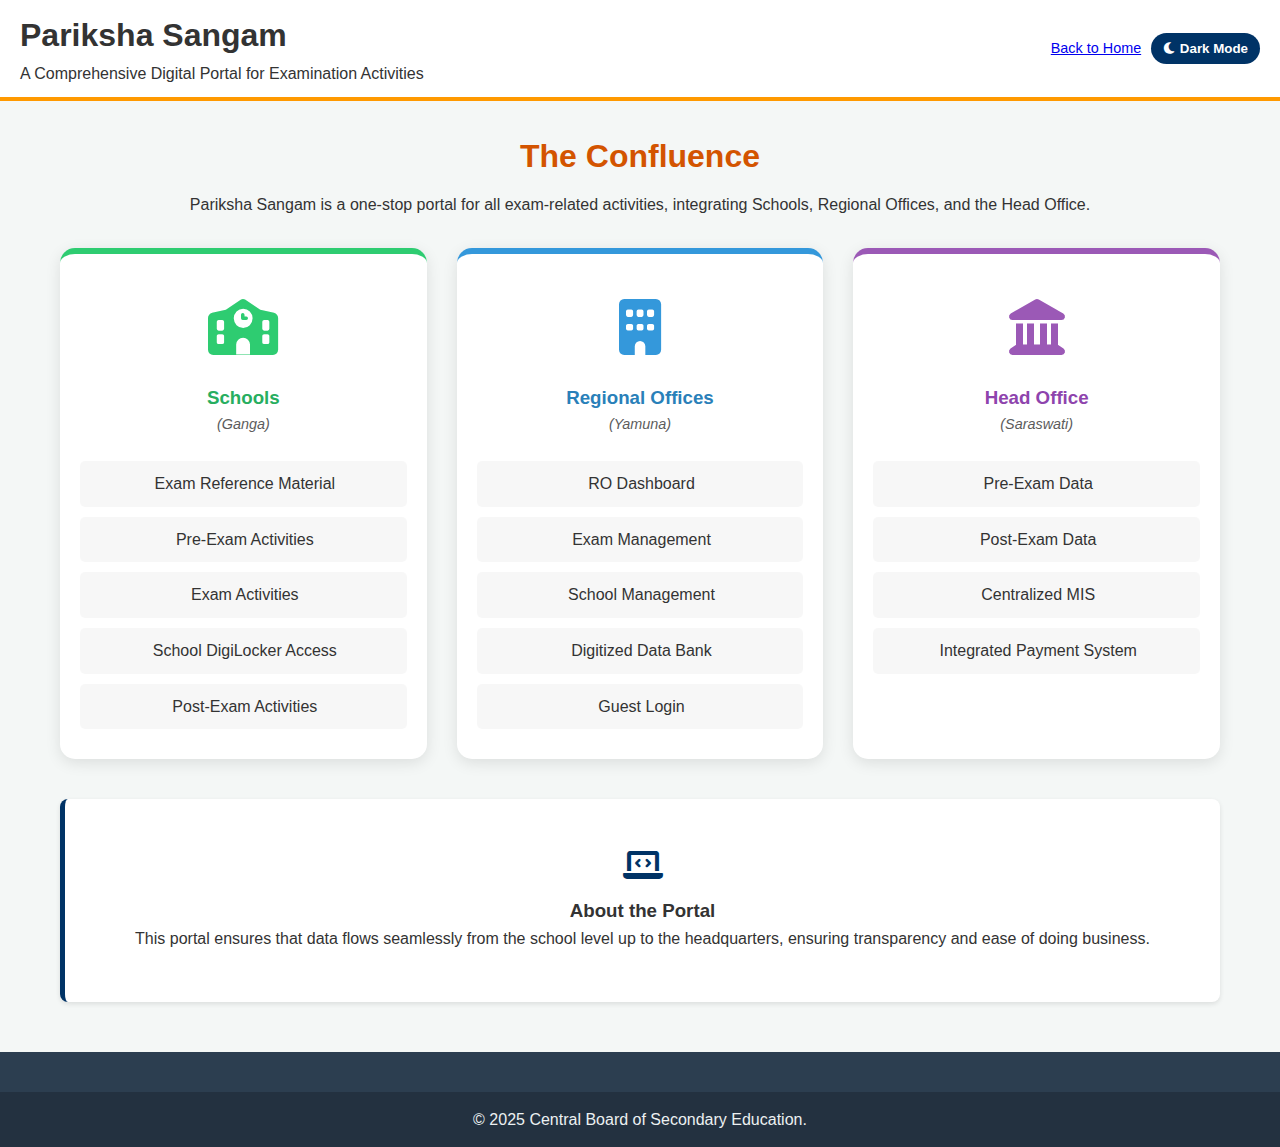
<file: pariksha.html>
<!DOCTYPE html>
<html lang="en">
<head>
    <meta charset="UTF-8">
    <meta name="viewport" content="width=device-width, initial-scale=1.0">
    <title>Pariksha Sangam | CBSE</title>
    <link rel="stylesheet" href="style.css">
    <link rel="stylesheet" href="https://cdnjs.cloudflare.com/ajax/libs/font-awesome/6.0.0/css/all.min.css">
</head>
<body>

    <header>
        <div class="logo-container">
            <div class="header-text">
                <h1>Pariksha Sangam</h1>
                <p>A Comprehensive Digital Portal for Examination Activities</p>
            </div>
        </div>
        <div class="header-controls">
            <a href="index.html" class="back-btn" style="margin:0; font-size: 0.9rem;">Back to Home</a>
            <button id="theme-toggle" class="btn-toggle"><i class="fas fa-moon"></i> Dark Mode</button>
        </div>
    </header>

    <main class="container">
        
        <div class="intro-section">
            <h2 style="color: #d35400;">The Confluence</h2>
            <p>Pariksha Sangam is a one-stop portal for all exam-related activities, integrating Schools, Regional Offices, and the Head Office.</p>
        </div>

        <div class="sangam-container">
            
            <div class="sangam-column school-col">
                <div class="river-icon"><i class="fas fa-school"></i></div>
                <h3>Schools</h3>
                <p class="river-name">(Ganga)</p>
                
                <div class="link-list">
                    <a href="#">Exam Reference Material</a>
                    <a href="#">Pre-Exam Activities</a>
                    <a href="#">Exam Activities</a>
                    <a href="#">School DigiLocker Access</a>
                    <a href="#">Post-Exam Activities</a>
                </div>
            </div>

            <div class="sangam-column region-col">
                <div class="river-icon"><i class="fas fa-building"></i></div>
                <h3>Regional Offices</h3>
                <p class="river-name">(Yamuna)</p>
                
                <div class="link-list">
                    <a href="#">RO Dashboard</a>
                    <a href="#">Exam Management</a>
                    <a href="#">School Management</a>
                    <a href="#">Digitized Data Bank</a>
                    <a href="#">Guest Login</a>
                </div>
            </div>

            <div class="sangam-column ho-col">
                <div class="river-icon"><i class="fas fa-landmark"></i></div>
                <h3>Head Office</h3>
                <p class="river-name">(Saraswati)</p>
                
                <div class="link-list">
                    <a href="#">Pre-Exam Data</a>
                    <a href="#">Post-Exam Data</a>
                    <a href="#">Centralized MIS</a>
                    <a href="#">Integrated Payment System</a>
                </div>
            </div>

        </div>

        <div class="content-section" style="margin-top: 40px; text-align: center;">
            <i class="fas fa-laptop-code" style="font-size: 2rem; color: var(--primary-color); margin-bottom: 15px;"></i>
            <h3>About the Portal</h3>
            <p>This portal ensures that data flows seamlessly from the school level up to the headquarters, ensuring transparency and ease of doing business.</p>
        </div>

    </main>

    <footer>
        <div class="footer-bottom">
            <p>&copy; 2025 Central Board of Secondary Education.</p>
        </div>
    </footer>

    <script src="script.js"></script>
</body>
</html>
</file>
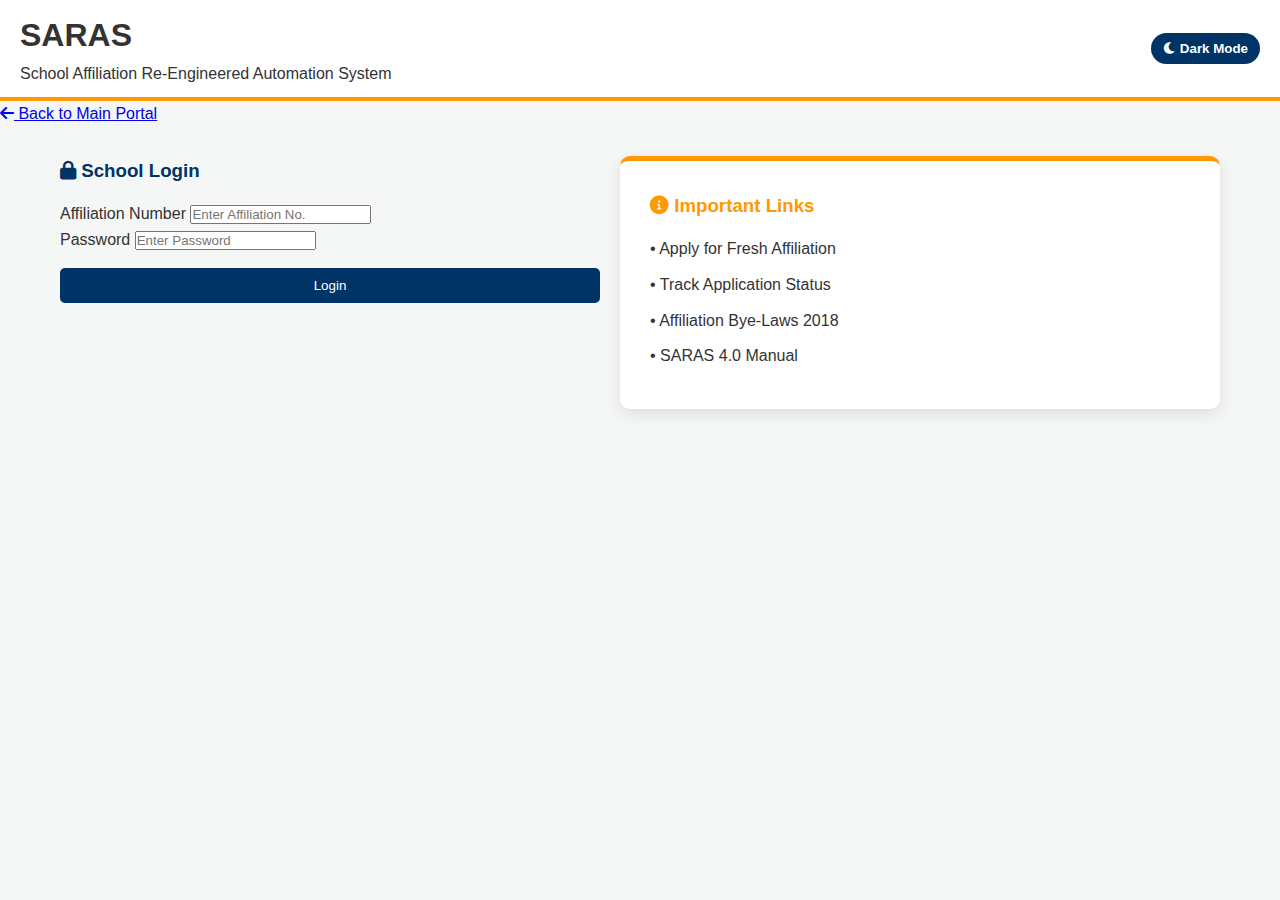
<file: saras.html>
<!DOCTYPE html>
<html lang="en">
<head>
    <meta charset="UTF-8">
    <meta name="viewport" content="width=device-width, initial-scale=1.0">
    <title>CBSE SARAS - Affiliation</title>
    <link rel="stylesheet" href="style.css">
    <link rel="stylesheet" href="https://cdnjs.cloudflare.com/ajax/libs/font-awesome/6.0.0/css/all.min.css">
</head>
<body>
    <header>
        <div class="logo-container">
            <div class="header-text">
                <h1>SARAS</h1>
                <p>School Affiliation Re-Engineered Automation System</p>
            </div>
        </div>
        <div class="header-controls">
            <button id="theme-toggle" class="btn-toggle"><i class="fas fa-moon"></i> Dark Mode</button>
        </div>
    </header>

    <a href="index.html" class="back-btn"><i class="fas fa-arrow-left"></i> Back to Main Portal</a>

    <main class="container">
        <div style="display: flex; gap: 20px; flex-wrap: wrap;">
            
            <div class="form-container" style="flex: 1; min-width: 300px;">
                <h3 style="color: var(--primary-color); margin-bottom: 15px;"><i class="fas fa-lock"></i> School Login</h3>
                <form>
                    <div class="form-group">
                        <label>Affiliation Number</label>
                        <input type="text" placeholder="Enter Affiliation No.">
                    </div>
                    <div class="form-group">
                        <label>Password</label>
                        <input type="password" placeholder="Enter Password">
                    </div>
                    <button type="submit" class="btn-card" style="width: 100%; border: none; cursor: pointer;">Login</button>
                </form>
            </div>

            <div class="card" style="flex: 1; min-width: 300px; text-align: left;">
                <h3 style="color: var(--secondary-color);"><i class="fas fa-info-circle"></i> Important Links</h3>
                <ul style="list-style: none; margin-top: 15px;">
                    <li style="margin-bottom: 10px;"><a href="#" style="color: var(--text-color); text-decoration: none;">&bull; Apply for Fresh Affiliation</a></li>
                    <li style="margin-bottom: 10px;"><a href="#" style="color: var(--text-color); text-decoration: none;">&bull; Track Application Status</a></li>
                    <li style="margin-bottom: 10px;"><a href="#" style="color: var(--text-color); text-decoration: none;">&bull; Affiliation Bye-Laws 2018</a></li>
                    <li style="margin-bottom: 10px;"><a href="#" style="color: var(--text-color); text-decoration: none;">&bull; SARAS 4.0 Manual</a></li>
                </ul>
            </div>
        </div>
    </main>
    <script src="script.js"></script>
</body>
</html>
</file>
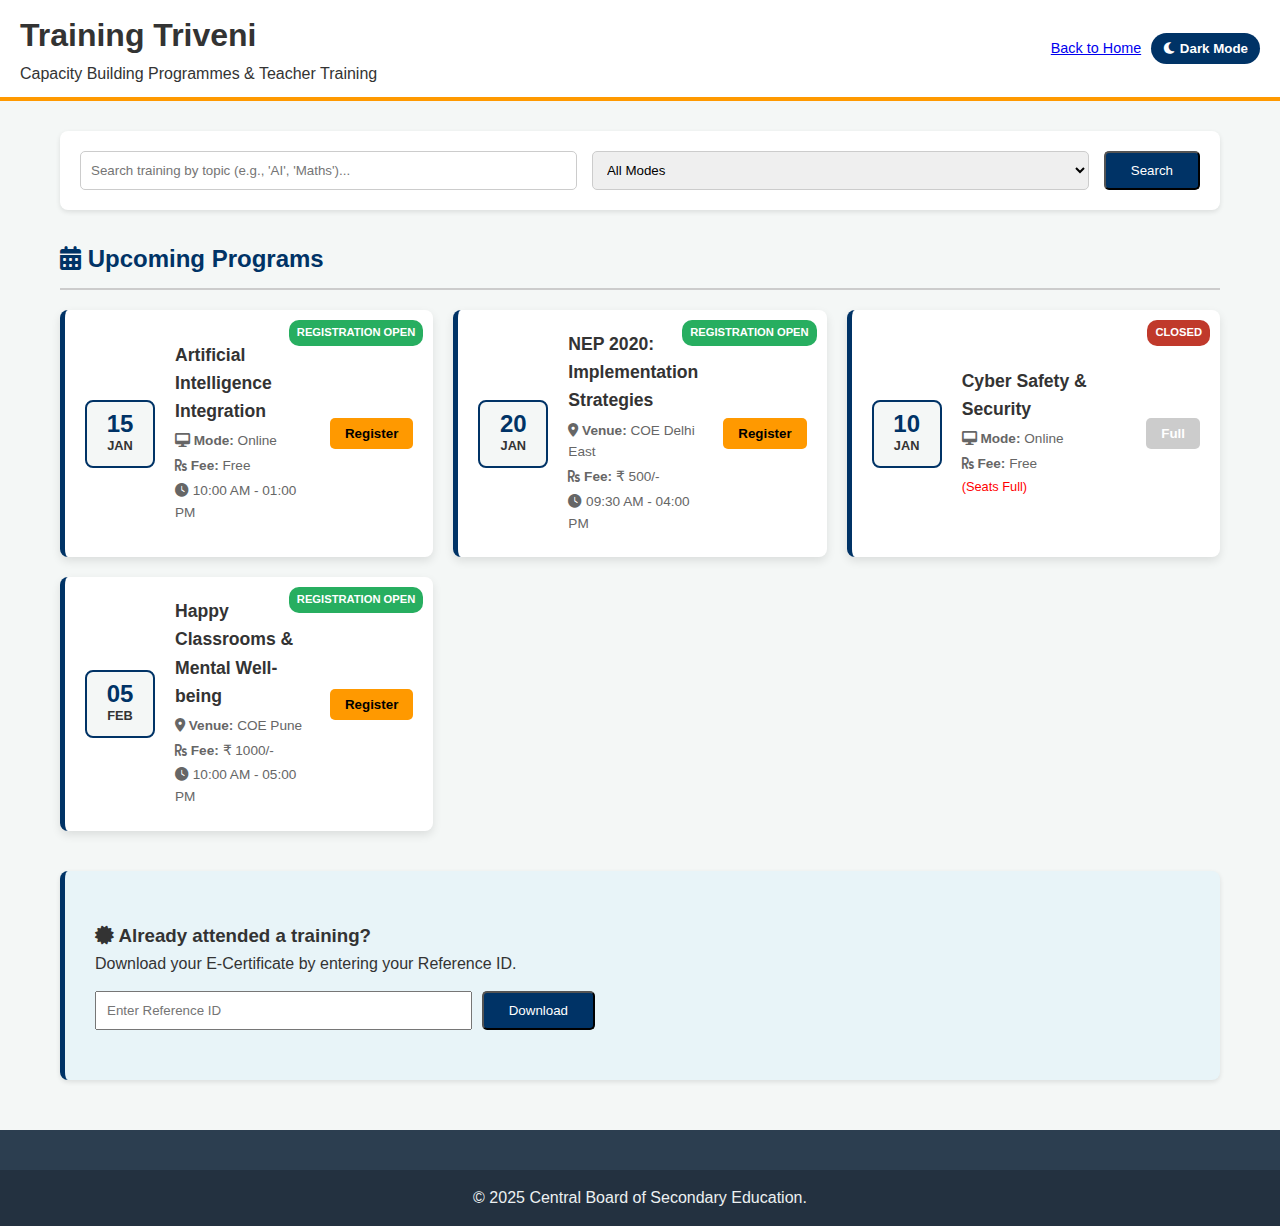
<file: training.html>
<!DOCTYPE html>
<html lang="en">
<head>
    <meta charset="UTF-8">
    <meta name="viewport" content="width=device-width, initial-scale=1.0">
    <title>Training Triveni | CBSE</title>
    <link rel="stylesheet" href="style.css">
    <link rel="stylesheet" href="https://cdnjs.cloudflare.com/ajax/libs/font-awesome/6.0.0/css/all.min.css">
</head>
<body>

    <header>
        <div class="logo-container">
            <div class="header-text">
                <h1>Training Triveni</h1>
                <p>Capacity Building Programmes & Teacher Training</p>
            </div>
        </div>
        <div class="header-controls">
            <a href="index.html" class="back-btn" style="margin:0; font-size: 0.9rem;">Back to Home</a>
            <button id="theme-toggle" class="btn-toggle"><i class="fas fa-moon"></i> Dark Mode</button>
        </div>
    </header>

    <main class="container">
        
        <div class="filter-section">
            <input type="text" id="search-input" placeholder="Search training by topic (e.g., 'AI', 'Maths')...">
            <select id="mode-filter">
                <option value="all">All Modes</option>
                <option value="online">Online</option>
                <option value="offline">Offline</option>
            </select>
            <button class="btn-card" style="margin: 0;" onclick="filterTrainings()">Search</button>
        </div>

        <h2 style="color: var(--primary-color); border-bottom: 2px solid #ccc; padding-bottom: 10px; margin-bottom: 20px;">
            <i class="fas fa-calendar-alt"></i> Upcoming Programs
        </h2>

        <div class="training-grid" id="training-list">
            
            <div class="training-card" data-mode="online">
                <div class="status-badge open">Registration Open</div>
                <div class="t-date">
                    <span class="d-day">15</span>
                    <span class="d-month">JAN</span>
                </div>
                <div class="t-details">
                    <h3>Artificial Intelligence Integration</h3>
                    <p><i class="fas fa-desktop"></i> <strong>Mode:</strong> Online</p>
                    <p><i class="fas fa-rupee-sign"></i> <strong>Fee:</strong> Free</p>
                    <p><i class="fas fa-clock"></i> 10:00 AM - 01:00 PM</p>
                </div>
                <button class="btn-register" onclick="registerMsg('AI Integration')">Register</button>
            </div>

            <div class="training-card" data-mode="offline">
                <div class="status-badge open">Registration Open</div>
                <div class="t-date">
                    <span class="d-day">20</span>
                    <span class="d-month">JAN</span>
                </div>
                <div class="t-details">
                    <h3>NEP 2020: Implementation Strategies</h3>
                    <p><i class="fas fa-map-marker-alt"></i> <strong>Venue:</strong> COE Delhi East</p>
                    <p><i class="fas fa-rupee-sign"></i> <strong>Fee:</strong> ₹ 500/-</p>
                    <p><i class="fas fa-clock"></i> 09:30 AM - 04:00 PM</p>
                </div>
                <button class="btn-register" onclick="registerMsg('NEP 2020')">Register</button>
            </div>

            <div class="training-card" data-mode="online">
                <div class="status-badge closed">Closed</div>
                <div class="t-date">
                    <span class="d-day">10</span>
                    <span class="d-month">JAN</span>
                </div>
                <div class="t-details">
                    <h3>Cyber Safety & Security</h3>
                    <p><i class="fas fa-desktop"></i> <strong>Mode:</strong> Online</p>
                    <p><i class="fas fa-rupee-sign"></i> <strong>Fee:</strong> Free</p>
                    <p style="color: red; font-size: 0.8rem;">(Seats Full)</p>
                </div>
                <button class="btn-register disabled">Full</button>
            </div>

            <div class="training-card" data-mode="offline">
                <div class="status-badge open">Registration Open</div>
                <div class="t-date">
                    <span class="d-day">05</span>
                    <span class="d-month">FEB</span>
                </div>
                <div class="t-details">
                    <h3>Happy Classrooms & Mental Well-being</h3>
                    <p><i class="fas fa-map-marker-alt"></i> <strong>Venue:</strong> COE Pune</p>
                    <p><i class="fas fa-rupee-sign"></i> <strong>Fee:</strong> ₹ 1000/-</p>
                    <p><i class="fas fa-clock"></i> 10:00 AM - 05:00 PM</p>
                </div>
                <button class="btn-register" onclick="registerMsg('Happy Classrooms')">Register</button>
            </div>

        </div>

        <div class="content-section" style="margin-top: 40px; background: #e8f4f8;">
            <h3><i class="fas fa-certificate"></i> Already attended a training?</h3>
            <p>Download your E-Certificate by entering your Reference ID.</p>
            <div style="margin-top: 15px; display: flex; gap: 10px; max-width: 500px;">
                <input type="text" placeholder="Enter Reference ID" style="flex: 1; padding: 10px;">
                <button class="btn-card" style="margin: 0;">Download</button>
            </div>
        </div>

    </main>

    <footer>
        <div class="footer-bottom">
            <p>&copy; 2025 Central Board of Secondary Education.</p>
        </div>
    </footer>

    <script>
        function registerMsg(course) {
            alert("Redirecting to payment gateway for: " + course);
        }

        // Simple Filter Logic
        function filterTrainings() {
            const input = document.getElementById('search-input').value.toLowerCase();
            const mode = document.getElementById('mode-filter').value;
            const cards = document.querySelectorAll('.training-card');

            cards.forEach(card => {
                const title = card.querySelector('h3').innerText.toLowerCase();
                const cardMode = card.getAttribute('data-mode');
                
                let matchesSearch = title.includes(input);
                let matchesMode = (mode === 'all') || (mode === cardMode);

                if (matchesSearch && matchesMode) {
                    card.style.display = 'flex';
                } else {
                    card.style.display = 'none';
                }
            });
        }
    </script>
    <script src="script.js"></script>
</body>
</html>
</file>
<file: style.css>
/* --- CSS Variables --- */
:root {
    --primary-color: #003366;
    --secondary-color: #ff9900;
    --bg-color: #f4f7f6;
    --text-color: #333;
    --header-bg: #ffffff;
    --card-bg: #ffffff;
    --card-shadow: rgba(0, 0, 0, 0.1);
    --nav-bg: #004080;
    --footer-bg: #2c3e50;
    --footer-text: #ecf0f1;
    --main-font: 'Segoe UI', Tahoma, Geneva, Verdana, sans-serif;
    --base-size: 16px;
}

/* Dark Mode Overrides */
.dark-mode {
    --primary-color: #4da6ff;
    --secondary-color: #ffcc00;
    --bg-color: #121212;
    --text-color: #e0e0e0;
    --header-bg: #1e1e1e;
    --card-bg: #2d2d2d;
    --card-shadow: rgba(0, 0, 0, 0.5);
    --nav-bg: #1a1a1a;
    --footer-bg: #000000;
}

/* --- Global Settings --- */
html {
    font-size: var(--base-size);
    scroll-behavior: smooth !important; /* CRITICAL FOR SMOOTH SCROLL */
}

* {
    margin: 0;
    padding: 0;
    box-sizing: border-box;
    font-family: var(--main-font);
    transition: background-color 0.3s, color 0.3s, font-family 0.2s;
}

body {
    background-color: var(--bg-color);
    color: var(--text-color);
    line-height: 1.6;
}

/* --- Header --- */
header {
    background-color: var(--header-bg);
    padding: 10px 20px;
    display: flex;
    justify-content: space-between;
    align-items: center;
    border-bottom: 4px solid var(--secondary-color);
    flex-wrap: wrap;
}
.logo-container { display: flex; align-items: center; gap: 15px; }
.logo { height: 60px; }
.header-controls { display: flex; align-items: center; gap: 10px; }

/* Font Buttons & Dropdowns */
.font-size-controls { display: inline-flex; background: var(--bg-color); border: 1px solid #ccc; border-radius: 5px; }
.font-size-controls button { background: transparent; border: none; padding: 5px 10px; cursor: pointer; color: var(--text-color); border-right: 1px solid #ccc; font-weight: bold; }
.font-size-controls button:last-child { border-right: none; }
.font-size-controls button:hover { background-color: var(--secondary-color); color: #000; }
.font-toggle, .btn-toggle { padding: 8px 12px; border-radius: 20px; cursor: pointer; font-weight: bold; border: 2px solid var(--primary-color); }
.btn-toggle { background: var(--primary-color); color: white; border: none; }

/* --- Navbar --- */
.navbar { background-color: var(--nav-bg); position: sticky; top: 0; z-index: 1000; }
.navbar ul { list-style: none; display: flex; justify-content: center; flex-wrap: wrap; }
.navbar li a {
    display: block; color: white; text-decoration: none; padding: 14px 20px; font-weight: 500;
    transition: all 0.3s ease; border-bottom: 3px solid transparent;
}
.navbar li a:hover, .navbar li a.active { background-color: var(--secondary-color); color: #000; border-bottom: 3px solid white; }
.navbar li a:active { transform: scale(0.95); }

/* --- News Ticker --- */
.news-ticker { background-color: #e74c3c; color: white; display: flex; align-items: center; }
.ticker-label { background-color: #c0392b; padding: 10px 20px; font-weight: bold; white-space: nowrap; }
.news-ticker marquee { flex-grow: 1; font-weight: 500; }
.news-ticker a { color: white; text-decoration: none; margin: 0 15px; }

/* --- Main Layout --- */
.container { max-width: 1200px; margin: 30px auto; padding: 0 20px; }

/* Intro & Info Box */
.intro-section { text-align: center; margin-bottom: 30px; }
.intro-section h2 { color: var(--primary-color); font-size: 2rem; margin-bottom: 10px; }
.info-box { background: var(--card-bg); padding: 25px; border-radius: 8px; margin: 25px 0; border-left: 5px solid var(--primary-color); text-align: left; box-shadow: 0 4px 10px rgba(0,0,0,0.05); }
.feature-list { list-style: none; display: flex; gap: 20px; flex-wrap: wrap; margin-top: 15px; }
.feature-list li i { color: var(--secondary-color); margin-right: 5px; }

/* Portal Grid */
.portal-grid { display: grid; grid-template-columns: repeat(auto-fit, minmax(300px, 1fr)); gap: 25px; }
.card { background: var(--card-bg); padding: 30px; text-align: center; border-radius: 10px; box-shadow: 0 5px 15px var(--card-shadow); border-top: 5px solid var(--secondary-color); }
.card-icon { font-size: 3rem; color: var(--primary-color); margin-bottom: 15px; }
.btn-card { display: inline-block; padding: 10px 25px; background-color: var(--primary-color); color: white; text-decoration: none; border-radius: 5px; margin-top: 15px; }
.btn-card:hover { background-color: var(--secondary-color); color: #000; }

/* --- Content Sections (About, Exams, Contact) --- */
.content-section {
    padding: 50px 30px; margin: 40px 0; background: var(--card-bg);
    border-radius: 8px; box-shadow: 0 2px 5px var(--card-shadow); border-left: 5px solid var(--primary-color);
}
.content-section h2 { color: var(--primary-color); margin-bottom: 20px; border-bottom: 1px solid #eee; padding-bottom: 10px; }

/* Grids inside Sections */
.objectives-grid, .contact-grid { display: grid; grid-template-columns: repeat(auto-fit, minmax(250px, 1fr)); gap: 20px; }
.obj-box { background: rgba(0,0,0,0.03); padding: 20px; border-radius: 8px; }
.obj-box h4 { color: var(--secondary-color); margin-bottom: 10px; }

/* Lists */
.info-list { list-style: none; }
.info-list li { padding: 10px 0; border-bottom: 1px solid rgba(0,0,0,0.1); }
.info-list li i { color: var(--secondary-color); margin-right: 10px; width: 25px; }

/* Flat Cards (Student Corner) */
.flat-card { box-shadow: none; border: 1px solid #ddd; border-top: 4px solid var(--primary-color); text-align: left; padding: 20px; }
.link-arrow { color: var(--primary-color); font-weight: bold; text-decoration: none; display: inline-block; margin-top: 10px; }

/* --- Footer --- */
footer { background: var(--footer-bg); color: var(--footer-text); padding: 40px 0 0; margin-top: 50px; }
.footer-content { display: flex; justify-content: space-around; flex-wrap: wrap; max-width: 1200px; margin: 0 auto; padding-bottom: 30px; }
.footer-section h4 { color: var(--secondary-color); margin-bottom: 15px; }
.footer-section p, .footer-section a { color: var(--footer-text); text-decoration: none; display: block; margin-bottom: 8px; font-size: 0.9rem; }
.footer-bottom { background-color: rgba(0,0,0,0.2); text-align: center; padding: 15px; }

/* =========================================
   ADD THIS TO THE BOTTOM OF STYLE.CSS
   ========================================= */

/* --- Main Website Layout --- */
.main-layout {
    display: grid;
    grid-template-columns: 2fr 1fr; /* Left takes 2 parts, Right takes 1 part */
    gap: 30px;
    margin-top: 20px;
}

/* On mobile, stack them */
@media (max-width: 768px) {
    .main-layout {
        grid-template-columns: 1fr;
    }
}

/* --- Tabbed Interface --- */
.tab-container {
    background: var(--card-bg);
    border-radius: 8px;
    box-shadow: 0 2px 5px var(--card-shadow);
    overflow: hidden;
}

.tabs {
    display: flex;
    background: #e0e0e0;
    border-bottom: 2px solid var(--primary-color);
}

.tab-btn {
    flex: 1;
    padding: 15px;
    border: none;
    background: transparent;
    cursor: pointer;
    font-weight: bold;
    font-size: 1rem;
    color: #555;
    transition: all 0.3s;
}

.tab-btn:hover {
    background: rgba(0,0,0,0.05);
}

.tab-btn.active {
    background: var(--primary-color);
    color: white;
}

.tab-content {
    display: none; /* Hidden by default */
    padding: 20px;
    animation: fadeIn 0.5s;
}

.tab-content.active {
    display: block; /* Shown when active */
}

@keyframes fadeIn {
    from { opacity: 0; }
    to { opacity: 1; }
}

/* Notification Lists inside Tabs */
.notification-list {
    list-style: none;
}

.notification-list li {
    padding: 12px 0;
    border-bottom: 1px solid rgba(0,0,0,0.1);
    display: flex;
    gap: 15px;
    align-items: baseline;
}

.notification-list .date {
    background: var(--secondary-color);
    color: black;
    padding: 4px 8px;
    border-radius: 4px;
    font-size: 0.8rem;
    font-weight: bold;
    min-width: 70px;
    text-align: center;
}

.notification-list a {
    text-decoration: none;
    color: var(--text-color);
    font-weight: 500;
}

.notification-list a:hover {
    color: var(--primary-color);
    text-decoration: underline;
}

.new-tag {
    color: red;
    font-size: 0.7rem;
    font-weight: bold;
    animation: blink 1s infinite;
}

@keyframes blink {
    50% { opacity: 0; }
}

/* --- Sidebar Styling --- */
.sidebar-box {
    background: var(--card-bg);
    padding: 20px;
    border-radius: 8px;
    box-shadow: 0 2px 5px var(--card-shadow);
    margin-bottom: 20px;
    border-top: 4px solid var(--secondary-color);
}

.sidebar-box h3 {
    color: var(--primary-color);
    border-bottom: 1px solid rgba(0,0,0,0.1);
    padding-bottom: 10px;
    margin-bottom: 15px;
}

.sidebar-links {
    list-style: none;
}

.sidebar-links li {
    margin-bottom: 10px;
}

.sidebar-links a {
    text-decoration: none;
    color: var(--text-color);
    font-size: 0.95rem;
}

.sidebar-links a:hover {
    color: var(--secondary-color);
    padding-left: 5px; /* Slide effect */
}
/* =========================================
   RESULTS PAGE STYLES
   ========================================= */

/* Header Strip for Form */
.result-header-strip {
    background-color: #cc0000; /* Official Red color */
    color: white;
    padding: 10px;
    text-align: center;
    font-weight: bold;
    border-radius: 4px 4px 0 0;
    margin: -30px -30px 20px -30px; /* Pull to edges of container */
}

/* Captcha Box */
.captcha-box {
    background: #e0e0e0;
    padding: 10px;
    display: flex;
    align-items: center;
    justify-content: center;
    margin-bottom: 20px;
    border-radius: 4px;
}

.btn-group {
    display: flex;
    justify-content: space-between;
}

/* Mark Sheet Styling */
.result-card {
    background: white;
    padding: 40px;
    max-width: 800px;
    margin: 0 auto;
    border: 2px solid #333;
    position: relative;
    color: black; /* Force black text for realism */
}

/* Watermark Effect */
.watermark {
    position: absolute;
    top: 50%;
    left: 50%;
    transform: translate(-50%, -50%) rotate(-45deg);
    font-size: 10rem;
    color: rgba(0,0,0,0.05);
    font-weight: bold;
    z-index: 0;
    pointer-events: none;
}

.student-details {
    margin: 20px 0;
    display: grid;
    grid-template-columns: 1fr 1fr;
    gap: 10px;
    border-bottom: 2px solid #333;
    padding-bottom: 20px;
}

.marks-table {
    width: 100%;
    border-collapse: collapse;
    z-index: 1;
    position: relative;
}

.marks-table th, .marks-table td {
    border: 1px solid #333;
    padding: 10px;
    text-align: center;
}

.marks-table th {
    background-color: #f2f2f2;
    color: black;
}

.final-result {
    margin-top: 20px;
    text-align: right;
    font-size: 1.2rem;
    border-top: 2px solid #333;
    padding-top: 10px;
}

/* =========================================
   PARIKSHA SANGAM STYLES
   ========================================= */

.sangam-container {
    display: grid;
    grid-template-columns: repeat(auto-fit, minmax(300px, 1fr));
    gap: 30px;
    margin-top: 30px;
}

.sangam-column {
    background: var(--card-bg);
    padding: 30px 20px;
    border-radius: 15px;
    text-align: center;
    box-shadow: 0 4px 15px var(--card-shadow);
    transition: transform 0.3s;
    position: relative;
    overflow: hidden;
}

.sangam-column:hover {
    transform: translateY(-10px);
}

.river-icon {
    font-size: 3.5rem;
    margin-bottom: 10px;
}

.river-name {
    font-size: 0.9rem;
    font-style: italic;
    opacity: 0.8;
    margin-bottom: 25px;
}

/* Specific Colors for the 3 Rivers */

/* Ganga - Schools (Usually Greenish/Teal) */
.school-col { border-top: 6px solid #2ecc71; }
.school-col .river-icon { color: #2ecc71; }
.school-col h3 { color: #27ae60; }

/* Yamuna - Regional (Usually Blue) */
.region-col { border-top: 6px solid #3498db; }
.region-col .river-icon { color: #3498db; }
.region-col h3 { color: #2980b9; }

/* Saraswati - HO (Usually Purple/Dark Blue) */
.ho-col { border-top: 6px solid #9b59b6; }
.ho-col .river-icon { color: #9b59b6; }
.ho-col h3 { color: #8e44ad; }


/* Link Lists inside Columns */
.link-list {
    display: flex;
    flex-direction: column;
    gap: 10px;
}

.link-list a {
    display: block;
    padding: 10px;
    background: rgba(0,0,0,0.03);
    color: var(--text-color);
    text-decoration: none;
    border-radius: 5px;
    font-weight: 500;
    transition: background 0.3s;
    border-left: 3px solid transparent;
}

.link-list a:hover {
    background: var(--secondary-color);
    color: #000;
    border-left: 3px solid #000;
}

/* =========================================
   TRAINING TRIVENI STYLES
   ========================================= */

/* Filter Bar */
.filter-section {
    background: var(--card-bg);
    padding: 20px;
    border-radius: 8px;
    box-shadow: 0 2px 5px var(--card-shadow);
    margin-bottom: 30px;
    display: flex;
    gap: 15px;
    flex-wrap: wrap;
}

.filter-section input, .filter-section select {
    padding: 10px;
    border: 1px solid #ccc;
    border-radius: 5px;
    flex: 1;
    min-width: 200px;
}

/* Grid Layout */
.training-grid {
    display: grid;
    grid-template-columns: repeat(auto-fit, minmax(350px, 1fr));
    gap: 20px;
}

/* Individual Card Styling */
.training-card {
    background: var(--card-bg);
    border-radius: 8px;
    box-shadow: 0 4px 10px var(--card-shadow);
    display: flex;
    align-items: center;
    padding: 20px;
    position: relative;
    border-left: 5px solid var(--primary-color);
    transition: transform 0.2s;
}

.training-card:hover {
    transform: translateY(-5px);
}

/* Status Badge (Open/Closed) */
.status-badge {
    position: absolute;
    top: 10px;
    right: 10px;
    font-size: 0.7rem;
    padding: 4px 8px;
    border-radius: 10px;
    color: white;
    font-weight: bold;
    text-transform: uppercase;
}

.status-badge.open { background-color: #27ae60; }
.status-badge.closed { background-color: #c0392b; }

/* Date Box (Left Side) */
.t-date {
    background: var(--bg-color);
    border: 2px solid var(--primary-color);
    border-radius: 8px;
    padding: 10px;
    text-align: center;
    min-width: 70px;
    margin-right: 20px;
}

.d-day {
    display: block;
    font-size: 1.5rem;
    font-weight: bold;
    color: var(--primary-color);
    line-height: 1;
}

.d-month {
    display: block;
    font-size: 0.8rem;
    font-weight: bold;
    color: var(--text-color);
}

/* Details Section */
.t-details {
    flex: 1;
}

.t-details h3 {
    font-size: 1.1rem;
    margin-bottom: 5px;
    color: var(--text-color);
}

.t-details p {
    font-size: 0.85rem;
    margin-bottom: 3px;
    color: #666;
}

/* Register Button */
.btn-register {
    padding: 8px 15px;
    background-color: var(--secondary-color);
    color: #000;
    border: none;
    border-radius: 5px;
    cursor: pointer;
    font-weight: bold;
    margin-left: 10px;
}

.btn-register:hover {
    opacity: 0.8;
}

.btn-register.disabled {
    background-color: #ccc;
    cursor: not-allowed;
    color: #fff;
}

/* =========================================
   CUSTOM SYSTEM POPUP (MODAL)
   ========================================= */

/* The Dark Overlay */
.modal-overlay {
    display: none; /* Hidden by default */
    position: fixed;
    z-index: 2000; /* Sit on top of everything */
    left: 0;
    top: 0;
    width: 100%;
    height: 100%;
    background-color: rgba(0, 0, 0, 0.6); /* Black with opacity */
    backdrop-filter: blur(3px); /* Blur the background */
    align-items: center;
    justify-content: center;
    animation: fadeIn 0.3s;
}

/* The Box Itself */
.modal-box {
    background-color: var(--card-bg);
    padding: 0;
    border-radius: 8px;
    width: 90%;
    max-width: 450px;
    box-shadow: 0 10px 25px rgba(0,0,0,0.3);
    border-top: 6px solid var(--secondary-color);
    position: relative;
    animation: slideUp 0.3s;
}

/* Modal Header */
.modal-header {
    padding: 15px 20px;
    border-bottom: 1px solid rgba(0,0,0,0.1);
    display: flex;
    justify-content: space-between;
    align-items: center;
}

.modal-header h3 {
    margin: 0;
    color: var(--primary-color);
    font-size: 1.1rem;
}

/* Modal Body */
.modal-body {
    padding: 20px;
    color: var(--text-color);
    font-size: 0.95rem;
}

/* Modal Footer (Buttons) */
.modal-footer {
    padding: 10px 20px 20px;
    text-align: right;
}

/* Animations */
@keyframes slideUp {
    from { transform: translateY(20px); opacity: 0; }
    to { transform: translateY(0); opacity: 1; }
}
</file>
